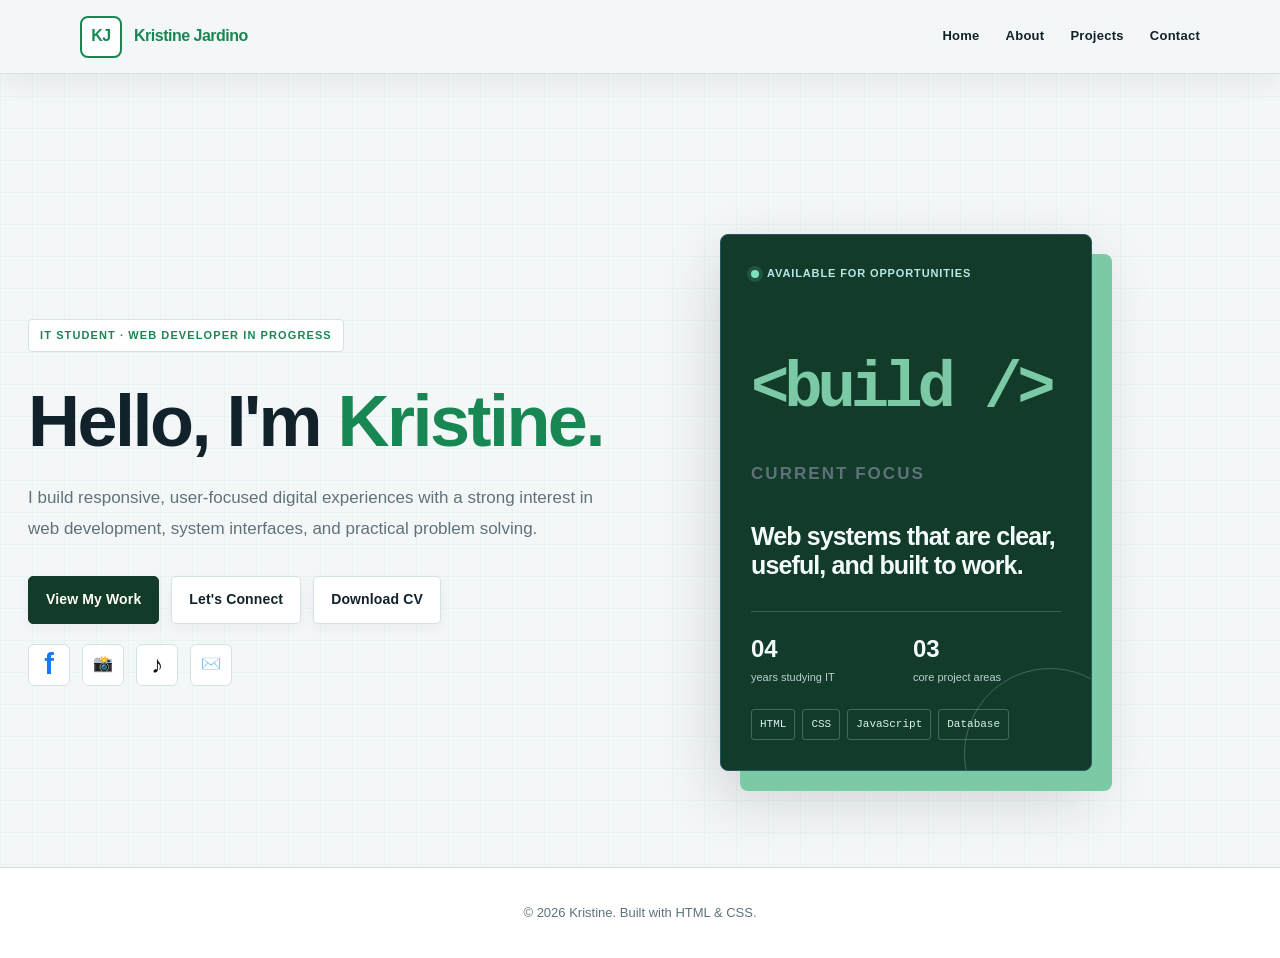
<file: index.html>
<!DOCTYPE html>
<html lang="en">
<head>
<meta charset="UTF-8">
<meta name="viewport" content="width=device-width, initial-scale=1.0">
<title>Kristine | Portfolio</title>

<style>
:root{
    color-scheme:light;
    --bg:#fdf2f6;
    --surface:#fffafc;
    --text:#3f2d2f;
    --muted:#7f5f68;
    --accent:#c86d8d;
    --accent2:#e1a0b5;
    --border:#f2d5df
}

*{
    box-sizing:border-box;
}

html{
    scroll-behavior:smooth;
}

body{
    margin:0;
    font-family:Inter,Segoe UI,Arial,sans-serif;
    background:var(--bg);
    color:var(--text);
}

#app{
    min-height:100vh;
    background:var(--bg);
}

/* NAVIGATION */
nav{
    position:sticky;
    top:0;
    z-index:20;
    width:100%;
    min-height:76px;
    display:flex;
    align-items:center;
    justify-content:space-between;
    gap:18px;
    padding:0 max(20px, calc((100vw - 1064px) / 2));
    background:var(--bg);
    border-bottom:1px solid var(--border);
    box-shadow:0 8px 24px #35271d14;
}

nav .nav-links{
    display:flex;
    align-items:center;
    gap:24px;
}

.logo{
    display:flex;
    align-items:center;
    gap:12px;
    font-size:22px;
    font-weight:800;
    letter-spacing:-.5px;
}

.logo span{
    color:var(--accent);
}

.header-photo-link{
    width:42px;
    height:42px;
    flex:0 0 42px;
    display:grid;
    place-items:center;
    overflow:hidden;
    border:2px solid var(--accent);
    border-radius:50%;
    background:var(--surface);
    text-decoration:none;
}

.header-photo-link img{
    width:100%;
    height:100%;
    object-fit:cover;
}

.header-photo-link img[hidden]{
    display:none;
}

.header-photo-placeholder{
    color:var(--accent);
    font-size:16px;
    font-weight:800;
}

.header-photo-placeholder[hidden]{
    display:none;
}

nav a{
    color:var(--muted);
    text-decoration:none;
    font-size:14px;
    font-weight:600;
}

nav a:hover{
    color:var(--accent);
}

/* HERO */
.hero{
    max-width:1120px;
    margin:auto;
    padding:80px 28px 110px;
    display:grid;
    grid-template-columns:1.15fr .85fr;
    gap:70px;
    align-items:center;
}

.badge{
    display:inline-flex;
    padding:8px 13px;
    border:1px solid var(--border);
    background:var(--surface);
    border-radius:999px;
    color:var(--accent);
    font-size:13px;
    font-weight:700;
    margin-bottom:22px;
}

h1{
    font-size:clamp(48px,7vw,78px);
    line-height:.98;
    letter-spacing:-4px;
    margin:0 0 24px;
}

h1 span{
    color:var(--accent);
}

.hero p{
    font-size:18px;
    line-height:1.7;
    color:var(--muted);
    max-width:600px;
    margin:0 0 32px;
}

.buttons{
    display:flex;
    gap:12px;
    flex-wrap:wrap;
}

.home-socials{
    display:flex;
    align-items:center;
    gap:12px;
    flex-wrap:wrap;
    margin-top:20px;
}

.home-socials a{
    width:42px;
    height:42px;
    display:grid;
    place-items:center;
    border:1px solid var(--border);
    background:var(--surface);
    border-radius:50%;
    text-decoration:none;
    transition:transform .18s ease, border-color .18s ease;
    color:var(--accent);
}

.home-socials a:hover{
    transform:translateY(-2px);
    border-color:var(--accent);
}

.home-socials a[hidden]{
    display:none;
}

.facebook-icon{
    color:#1877f2;
    font-family:Arial, sans-serif;
    font-size:29px;
    font-weight:800;
    line-height:1;
}

.tiktok-icon{
    color:#111;
    font-size:24px;
    font-weight:800;
    line-height:1;
}

.btn{
    padding:13px 19px;
    border-radius:12px;
    text-decoration:none;
    font-weight:700;
    font-size:14px;
    border:1px solid var(--border);
}

.primary{
    background:var(--accent);
    color:white;
    border-color:var(--accent);
}

.secondary{
    color:var(--text);
    background:var(--surface);
}

/* GENERAL SECTIONS */
section{
    max-width:1120px;
    margin:auto;
    padding:80px 28px;
}

.section-title{
    font-size:34px;
    letter-spacing:-1px;
    margin:0 0 12px;
}

.section-sub{
    color:var(--muted);
    margin:0 0 35px;
}

/* PROJECTS */
.grid{
    display:grid;
    grid-template-columns:repeat(3,1fr);
    gap:18px;
}

.project{
    background:var(--surface);
    border:1px solid var(--border);
    border-radius:20px;
    padding:25px;
    min-height:190px;
}

.project .num{
    color:var(--accent);
    font-weight:800;
}

.project h3{
    margin:20px 0 10px;
}

.project p{
    color:var(--muted);
    line-height:1.6;
    font-size:14px;
}

.tags{
    display:flex;
    gap:7px;
    flex-wrap:wrap;
}

.tag{
    font-size:12px;
    padding:6px 9px;
    border-radius:8px;
    background:#eee0cd;
    color:var(--accent);
}

/* ABOUT */
.about-grid{
    display:grid;
    grid-template-columns:1fr 1fr;
    gap:18px;
}

.info-card{
    background:var(--surface);
    border:1px solid var(--border);
    border-radius:20px;
    padding:26px;
}

.info-card h3{
    margin:0 0 12px;
}

.info-card p{
    color:var(--muted);
    line-height:1.7;
    margin:0;
}

.skills{
    display:flex;
    flex-wrap:wrap;
    gap:10px;
    margin-top:20px;
}

.skill{
    padding:9px 13px;
    border-radius:999px;
    background:#eee0cd;
    color:#805338;
    font-size:13px;
    font-weight:700;
}

/* CONTACT */
.contact-box{
    background:linear-gradient(
        135deg,
        #ead8bf,
        #fffaf1
    );
    border:1px solid var(--border);
    border-radius:24px;
    padding:38px;
}

.contact-box p{
    max-width:620px;
    color:var(--muted);
    line-height:1.7;
}

/* FOOTER */
footer{
    border-top:1px solid var(--border);
    text-align:center;
    padding:35px 20px;
    color:var(--muted);
    font-size:13px;
}

/* MOBILE */
@media(max-width:800px){

    nav{
        flex-wrap:wrap;
        padding:0 20px;
    }

    nav .nav-links{
        order:3;
        width:100%;
        justify-content:center;
        gap:16px;
        padding-bottom:14px;
    }

    .hero{
        grid-template-columns:1fr;
        padding-top:55px;
    }

    .profile{
        min-height:300px;
    }

    nav{
        padding:0 20px;
    }

    .orb{
        width:230px;
        height:230px;
    }

    .grid{
        grid-template-columns:1fr;
    }

    section{
        padding:60px 22px;
    }

    h1{
        letter-spacing:-2.5px;
    }
}

</style>
<link rel="stylesheet" href="portfolio.css">
</head>

<body>

<div id="app">

<!-- NAVIGATION -->
<nav>

    <div class="logo">
        <a class="header-photo-link" href="profile.html" aria-label="Open my IGN" title="My IGN">
            <img data-profile-photo alt="" hidden>
            <span class="header-photo-placeholder" data-profile-photo-placeholder aria-hidden="true">KJ</span>
        </a>
        <span>Kristine Jardino</span>
    </div>

    <div class="nav-links">
        <a href="index.html">Home</a>
        <a href="about.html">About</a>
        <a href="projects.html">Projects</a>
        <a href="contact.html">Contact</a>
    </div>
</nav>


<main id="home">

<!-- HERO SECTION -->
<div class="hero">

    <div>

        <div class="badge">
            IT Student · Web Developer in Progress
        </div>

        <h1>
            Hello, I'm <span><span class="person-name">Kristine</span>.</span>
        </h1>
        <p>
            I build responsive, user-focused digital experiences with a strong interest in web development, system interfaces, and practical problem solving.
        </p>

        <div class="buttons">

            <a class="btn primary" href="projects.html">
                View My Work
            </a>

            <a class="btn secondary" href="contact.html">
                Let's Connect
            </a>

            <a class="btn secondary" href="#" data-download-portfolio aria-label="Download complete portfolio information">
                Download CV
            </a>

        </div>

        <div class="home-socials" aria-label="Social media and email links">
            <a data-profile-link="facebook" data-hide-when-empty hidden target="_blank" rel="noopener noreferrer" aria-label="Facebook" title="Facebook"><span class="facebook-icon" aria-hidden="true">f</span></a>
            <a data-profile-link="instagram" data-hide-when-empty hidden target="_blank" rel="noopener noreferrer" aria-label="Instagram" title="Instagram"><span aria-hidden="true">📸</span></a>
            <a href="https://www.tiktok.com/@akame7068" target="_blank" rel="noopener noreferrer" aria-label="TikTok: @akame7068" title="TikTok: @akame7068"><span class="tiktok-icon" aria-hidden="true">♪</span></a>
            <a data-profile-link="email" data-hide-when-empty hidden aria-label="Email" title="Email"><span aria-hidden="true">✉️</span></a>
        </div>

    </div>

    <aside class="hero-snapshot" aria-label="Technical snapshot">
        <div class="snapshot-topline"><span class="status-dot" aria-hidden="true"></span> Available for opportunities</div>
        <div class="snapshot-code" aria-hidden="true">&lt;build /&gt;</div>
        <p class="snapshot-kicker">CURRENT FOCUS</p>
        <h2>Web systems that are clear, useful, and built to work.</h2>
        <div class="snapshot-grid">
            <div><strong>04</strong><span>years studying IT</span></div>
            <div><strong>03</strong><span>core project areas</span></div>
        </div>
        <div class="snapshot-stack" aria-label="Core skills">
            <span>HTML</span><span>CSS</span><span>JavaScript</span><span>Database</span>
        </div>
    </aside>

</div>


</main>


<!-- FOOTER -->
<footer>
    © 2026 <span class="brand-name">Kristine</span>. Built with HTML & CSS.
</footer>

</div>

<script src="profile.js"></script>
</body>
</html>
</file>
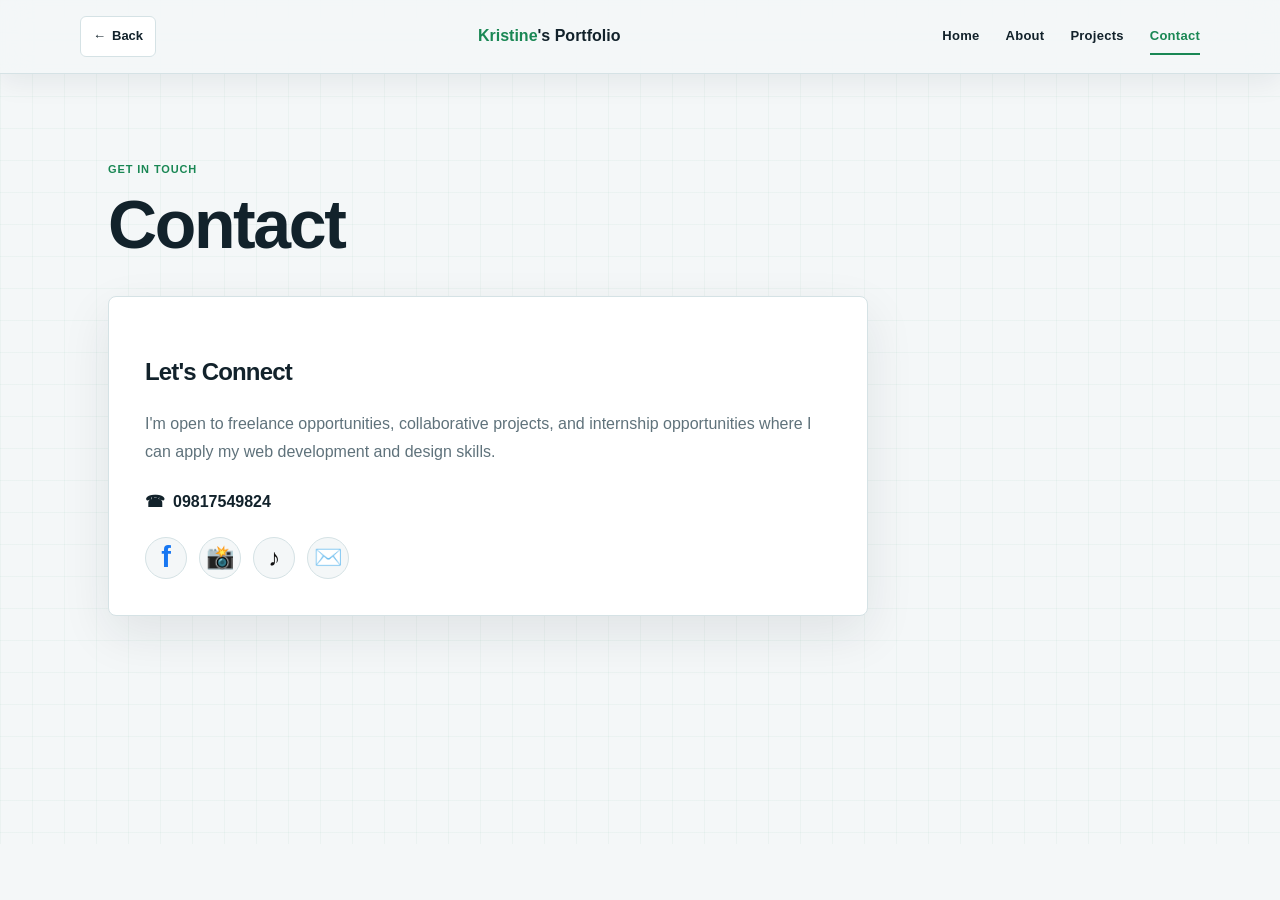
<file: contact.html>
<!DOCTYPE html>
<html lang="en">
<head>
    <meta charset="UTF-8">
    <meta name="viewport" content="width=device-width, initial-scale=1.0">
    <title>Contact | Kristine's Portfolio</title>
    <style>
        :root { --bg: #f1e7d6; --surface: #fffaf1; --text: #35271d; --muted: #786653; --accent: #a45f39; --border: #dfccb1; }
        * { box-sizing: border-box; }
        body { margin: 0; background: var(--bg); color: var(--text); font-family: "Trebuchet MS", "Segoe UI", sans-serif; }
        nav { position: sticky; top: 0; z-index: 20; width: 100%; min-height: 76px; padding: 16px max(20px, calc((100vw - 1064px) / 2)); background: var(--bg); border-bottom: 1px solid var(--border); box-shadow: 0 8px 24px #35271d14; display: flex; justify-content: space-between; align-items: center; gap: 18px; }
        nav a { color: var(--muted); text-decoration: none; font-weight: 700; }
        nav a:hover, nav a[aria-current="page"] { color: var(--accent); }
        nav .links { display: flex; flex-wrap: wrap; gap: 18px; }
        nav .back-button { display: inline-flex; align-items: center; gap: 6px; padding: 9px 12px; border: 1px solid var(--border); border-radius: 8px; background: var(--surface); white-space: nowrap; }
        .brand { color: var(--accent); font-size: 20px; }
        main { max-width: 1000px; min-height: calc(100vh - 130px); margin: auto; padding: 65px 28px 100px; }
        .eyebrow { color: var(--accent); font-size: 13px; font-weight: 800; text-transform: uppercase; }
        h1 { margin: 12px 0; font-size: clamp(42px, 7vw, 68px); }
        .contact-box { max-width: 700px; margin-top: 36px; padding: 36px; background: var(--surface); border: 1px solid var(--border); border-radius: 12px; }
        .contact-box p { color: var(--muted); line-height: 1.75; }
        .phone-link { display: inline-flex; align-items: center; gap: 8px; margin-top: 8px; color: var(--text); text-decoration: none; font-weight: 700; }
        .social-links { display: flex; flex-wrap: wrap; gap: 12px; margin-top: 22px; }
        .social-links a, .social-links .social-icon { width: 42px; height: 42px; display: grid; place-items: center; color: var(--accent); background: var(--bg); border: 1px solid var(--border); border-radius: 50%; text-decoration: none; font-size: 23px; line-height: 1; transition: transform .18s ease, border-color .18s ease; }
        .social-links a, .social-links .social-icon { position: relative; }
        .social-links a:hover, .social-links a:focus-visible, .social-links .social-icon:hover, .social-links .social-icon:focus-visible { transform: translateY(-2px); border-color: var(--accent); }
        .social-links [data-contact]::after { content: attr(data-contact); position: absolute; left: 50%; bottom: calc(100% + 10px); z-index: 2; width: max-content; max-width: 240px; padding: 7px 10px; border: 1px solid var(--border); border-radius: 6px; background: var(--surface); color: var(--text); font-size: 12px; font-weight: 700; line-height: 1.3; opacity: 0; pointer-events: none; transform: translate(-50%, 4px); transition: opacity .18s ease, transform .18s ease; }
        .social-links [data-contact]:hover::after, .social-links [data-contact]:focus-visible::after { opacity: 1; transform: translate(-50%, 0); }
        .social-links .facebook-icon { color: #1877f2; font-family: Arial, sans-serif; font-size: 29px; font-weight: 800; }
        .social-links .tiktok-icon { color: #111; font-size: 24px; font-weight: 800; }
        .social-links a[hidden] { display: none; }
        @media (max-width: 760px) { nav { padding: 16px 20px; flex-wrap: wrap; } nav .links { order: 3; width: 100%; gap: 14px; } main { padding: 48px 22px 70px; } .contact-box { padding: 25px; } }
    </style>
    <link rel="stylesheet" href="portfolio.css">
</head>
<body>
    <nav>
        <a class="back-button" data-back-button href="index.html"><span aria-hidden="true">←</span> Back</a>
        <a class="brand" href="index.html"><span class="brand-name">Kristine</span>'s Portfolio</a>
        <div class="links">
            <a href="index.html">Home</a>
            <a href="about.html">About</a>
            <a href="projects.html">Projects</a>
            <a href="contact.html" aria-current="page">Contact</a>
        </div>
    </nav>
    <main>
        <p class="eyebrow">Get in touch</p>
        <h1>Contact</h1>
        <div class="contact-box">
            <h2>Let's Connect</h2>
            <p>I'm open to freelance opportunities, collaborative projects, and internship opportunities where I can apply my web development and design skills.</p>
            <a class="phone-link" href="tel:09817549824" aria-label="Call 09817549824"><span aria-hidden="true">☎</span> 09817549824</a>
            <div class="social-links" aria-label="Social media and email links">
                <a class="social-icon" data-contact="Facebook: Kristine Jardino" href="https://www.facebook.com/public/Kristine-Jardino" target="_blank" rel="noopener noreferrer" aria-label="Facebook: Kristine Jardino"><span class="facebook-icon" aria-hidden="true">f</span></a>
                <a class="social-icon" data-contact="Instagram: _lechonkawali0011" href="https://instagram.com/_lechonkawali0011" target="_blank" rel="noopener noreferrer" aria-label="Instagram: _lechonkawali0011"><span aria-hidden="true">📸</span></a>
                <a class="social-icon" data-contact="TikTok: @akame7068" href="https://www.tiktok.com/@akame7068" target="_blank" rel="noopener noreferrer" aria-label="TikTok: @akame7068"><span class="tiktok-icon" aria-hidden="true">♪</span></a>
                <a class="social-icon" data-contact="Email: magbookristine32@gmail.com" href="mailto:magbookristine32@gmail.com" aria-label="Email: magbookristine32@gmail.com"><span aria-hidden="true">✉️</span></a>
            </div>
        </div>
    </main>
    <script src="profile.js"></script>
</body>
</html>
</file>
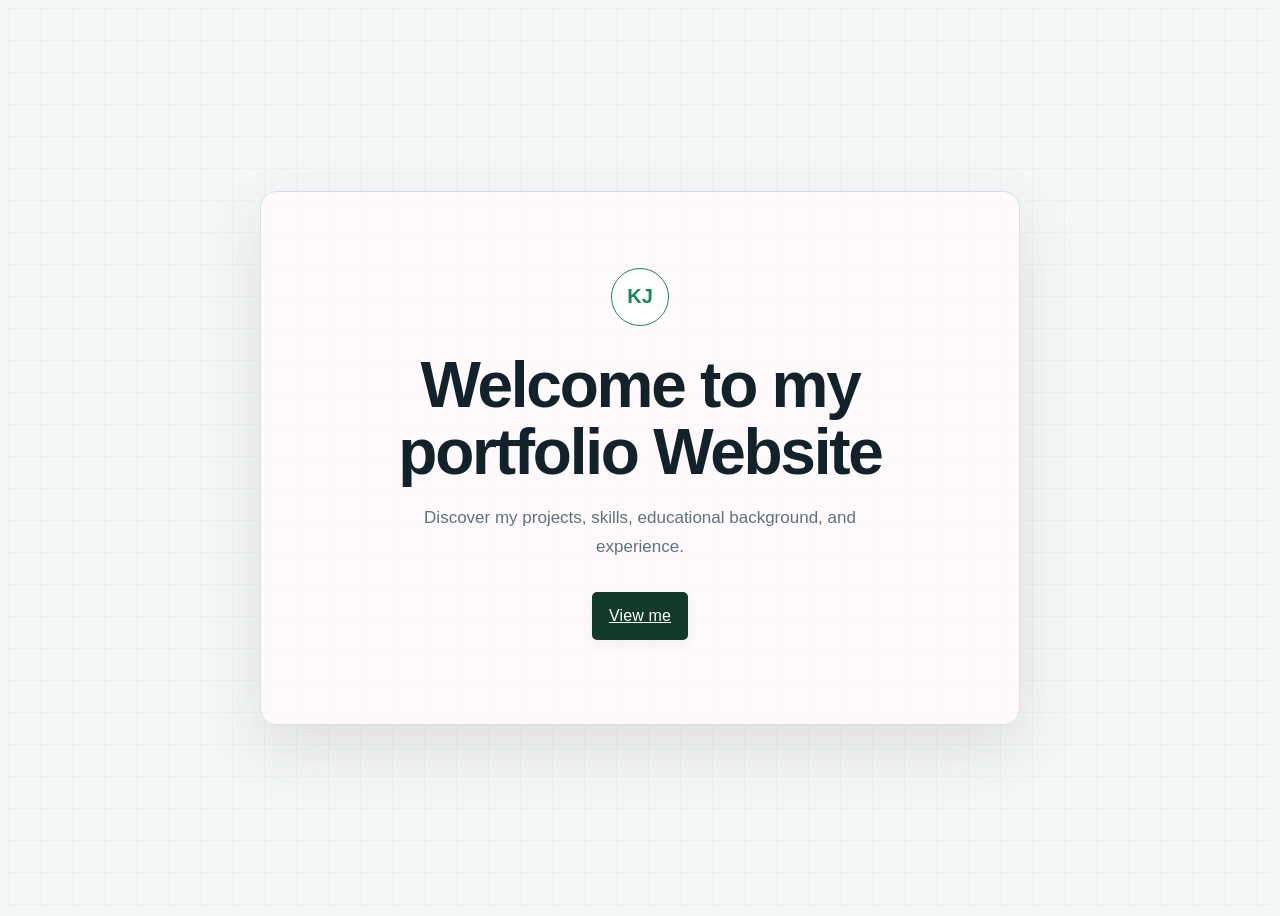
<file: intro.html>
<!DOCTYPE html>
<html lang="en">
<head>
<meta charset="UTF-8">
<meta name="viewport" content="width=device-width, initial-scale=1.0">
<title>Welcome | Kristine's Portfolio</title>
<link rel="stylesheet" href="portfolio.css">
<style>
    body {
        min-height: 100vh;
        display: grid;
        place-items: center;
        padding: 24px;
        background:
            radial-gradient(circle at 15% 15%, #f8d9e3 0, transparent 28%),
            radial-gradient(circle at 85% 85%, #ead8bf 0, transparent 30%),
            var(--bg);
    }

    .welcome {
        width: min(100%, 760px);
        padding: clamp(42px, 8vw, 84px) clamp(26px, 7vw, 76px);
        text-align: center;
        border: 1px solid var(--border);
        border-radius: 16px;
        background: rgb(255 250 252 / 88%);
        box-shadow: 0 24px 60px rgb(63 45 47 / 12%);
    }

    .welcome-mark {
        width: 58px;
        height: 58px;
        display: grid;
        place-items: center;
        margin: 0 auto 26px;
        border: 1px solid var(--accent);
        border-radius: 50%;
        color: var(--accent);
        background: var(--surface);
        font-size: 20px;
        font-weight: 800;
    }

    .welcome h1 {
        max-width: none;
        margin: 0 0 18px;
        color: var(--text);
        font-size: clamp(36px, 7vw, 64px);
        letter-spacing: -2px;
        line-height: 1.05;
    }

    .welcome p {
        max-width: 520px;
        margin: 0 auto 30px;
        color: var(--muted);
        font-size: 17px;
        line-height: 1.7;
    }

    .welcome .btn {
        display: inline-block;
    }
</style>
</head>
<body>
    <main class="welcome">
        <div class="welcome-mark" aria-hidden="true">KJ</div>
        <h1>Welcome to my portfolio Website</h1>
        <p>Discover my projects, skills, educational background, and experience.</p>
        <a class="btn primary" href="index.html">View me</a>
    </main>
</body>
</html>
</file>
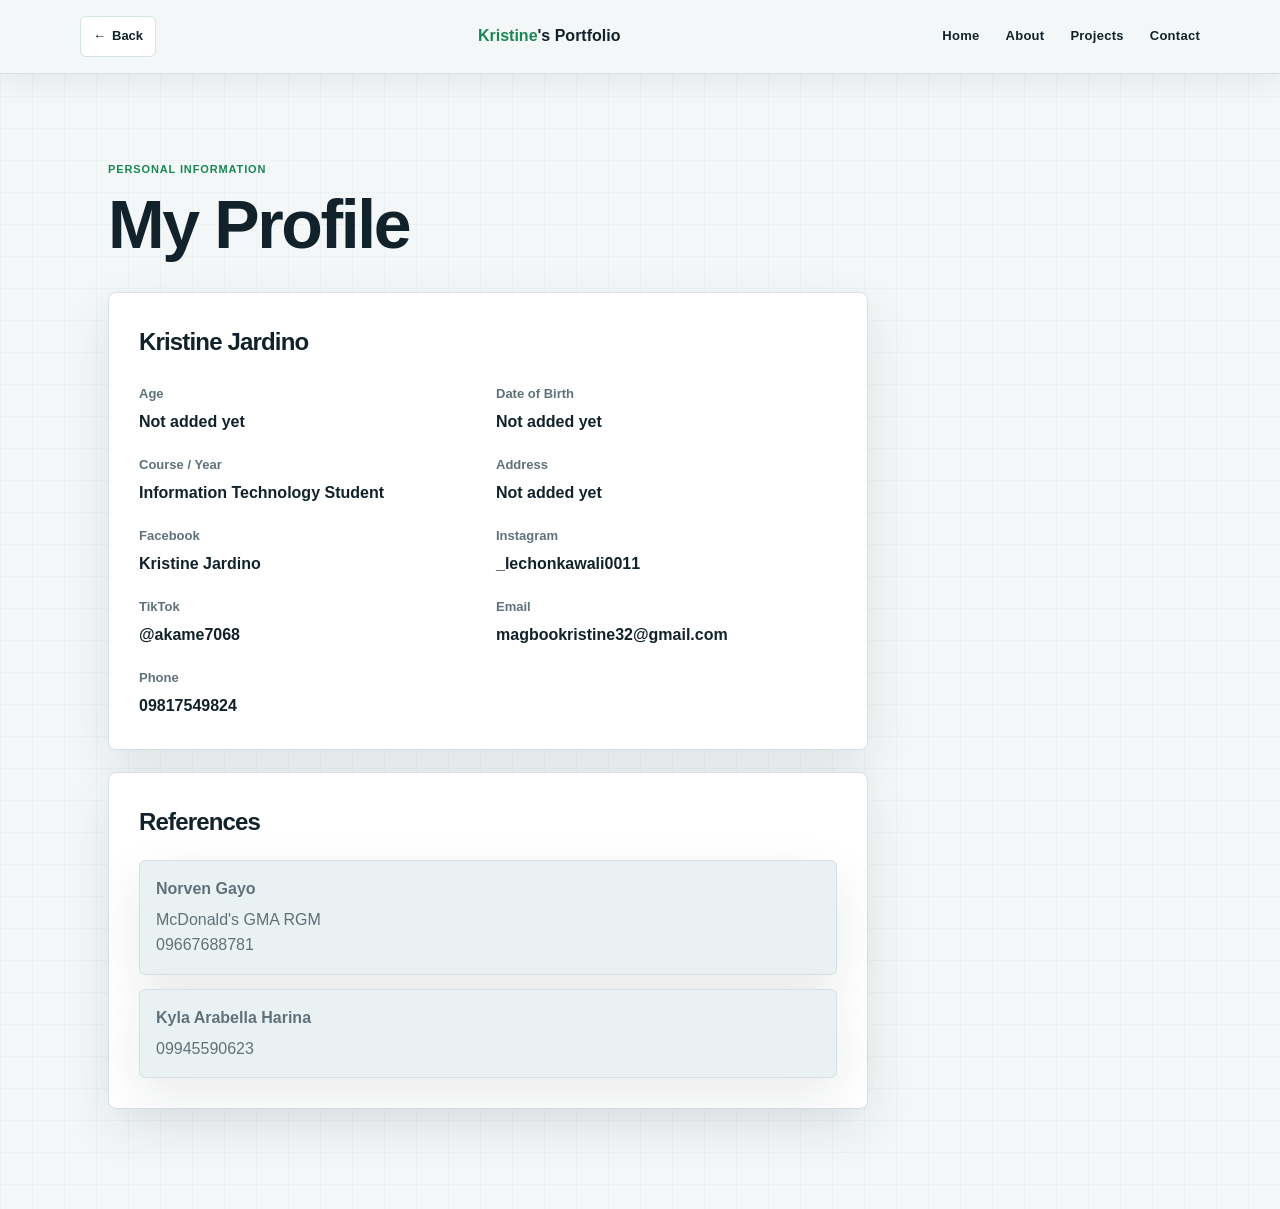
<file: profile.html>
<!DOCTYPE html>
<html lang="en">
<head>
    <meta charset="UTF-8">
    <meta name="viewport" content="width=device-width, initial-scale=1.0">
    <title>My Profile | Kristine's Portfolio</title>
    <style>
        :root { --bg: #f1e7d6; --surface: #fffaf1; --text: #35271d; --muted: #786653; --accent: #a45f39; --border: #dfccb1; }
        * { box-sizing: border-box; }
        body { margin: 0; background: var(--bg); color: var(--text); font-family: "Trebuchet MS", "Segoe UI", sans-serif; }
        nav { position: sticky; top: 0; z-index: 20; width: 100%; min-height: 76px; padding: 16px max(20px, calc((100vw - 1064px) / 2)); background: var(--bg); border-bottom: 1px solid var(--border); box-shadow: 0 8px 24px #35271d14; display: flex; justify-content: space-between; align-items: center; gap: 18px; }
        nav a { color: var(--muted); text-decoration: none; font-weight: 700; }
        nav a:hover { color: var(--accent); }
        nav .links { display: flex; flex-wrap: wrap; gap: 18px; }
        nav .back-button { display: inline-flex; align-items: center; gap: 6px; padding: 9px 12px; border: 1px solid var(--border); border-radius: 8px; background: var(--surface); white-space: nowrap; }
        .brand { color: var(--accent); font-size: 20px; }
        main { max-width: 1000px; margin: auto; padding: 62px 28px 100px; }
        .eyebrow { color: var(--accent); font-size: 13px; font-weight: 800; text-transform: uppercase; }
        h1 { margin: 12px 0 32px; font-size: clamp(40px, 6vw, 58px); }
        .profile-card { max-width: 720px; padding: 30px; background: var(--surface); border: 1px solid var(--border); border-radius: 12px; }
        .profile-card h2 { margin: 0 0 24px; }
        .profile-details { display: grid; grid-template-columns: repeat(2, minmax(0, 1fr)); gap: 20px 16px; margin: 0; }
        .profile-details div { min-width: 0; }
        .profile-details dt { color: var(--muted); font-size: 13px; font-weight: 800; }
        .profile-details dd { margin: 6px 0 0; overflow-wrap: anywhere; font-weight: 700; }
        .references-card { max-width: 720px; margin-top: 22px; padding: 30px; background: var(--surface); border: 1px solid var(--border); border-radius: 12px; }
        .references-card h2 { margin: 0 0 20px; }
        .references-list { display: grid; gap: 14px; margin: 0; }
        .reference { padding: 16px; border: 1px solid var(--border); border-radius: 8px; background: #f9f2ea; }
        .reference-name { margin: 0; font-weight: 800; }
        .reference-details { margin: 5px 0 0; color: var(--muted); line-height: 1.6; }
        @media (max-width: 760px) { nav { padding: 16px 20px; flex-wrap: wrap; } nav .links { order: 3; width: 100%; gap: 14px; } main { padding: 44px 20px 70px; } .profile-card, .references-card { padding: 22px; } }
        @media (max-width: 520px) { .profile-details { grid-template-columns: 1fr; } }
    </style>
    <link rel="stylesheet" href="portfolio.css">
</head>
<body>
    <nav>
        <a class="back-button" data-back-button href="index.html"><span aria-hidden="true">←</span> Back</a>
        <a class="brand" href="index.html"><span class="brand-name">Kristine</span>'s Portfolio</a>
        <div class="links">
            <a href="index.html">Home</a>
            <a href="about.html">About</a>
            <a href="projects.html">Projects</a>
            <a href="contact.html">Contact</a>
        </div>
    </nav>
    <main>
        <p class="eyebrow">Personal information</p>
        <h1>My Profile</h1>
        <div class="profile-card">
            <h2>Kristine Jardino</h2>
            <dl class="profile-details">
                <div><dt>Age</dt><dd data-profile-value="age">Not added yet</dd></div>
                <div><dt>Date of Birth</dt><dd data-profile-value="dateOfBirth">Not added yet</dd></div>
                <div><dt>Course / Year</dt><dd>Information Technology Student</dd></div>
                <div><dt>Address</dt><dd data-profile-value="address">Not added yet</dd></div>
                <div><dt>Facebook</dt><dd>Kristine Jardino</dd></div>
                <div><dt>Instagram</dt><dd>_lechonkawali0011</dd></div>
                <div><dt>TikTok</dt><dd>@akame7068</dd></div>
                <div><dt>Email</dt><dd>magbookristine32@gmail.com</dd></div>
                <div><dt>Phone</dt><dd>09817549824</dd></div>
            </dl>
        </div>
        <section class="references-card" aria-labelledby="references-title">
            <h2 id="references-title">References</h2>
            <div class="references-list">
                <article class="reference">
                    <p class="reference-name">Norven Gayo</p>
                    <p class="reference-details">McDonald's GMA RGM<br>09667688781</p>
                </article>
                <article class="reference">
                    <p class="reference-name">Kyla Arabella Harina</p>
                    <p class="reference-details">09945590623</p>
                </article>
            </div>
        </section>
    </main>
    <script src="profile.js"></script>
</body>
</html>
</file>
<file: portfolio.css>
:root {
    --bg: #fdf2f6;
    --surface: #fffafc;
    --text: #3f2d2f;
    --muted: #7f5f68;
    --accent: #c86d8d;
    --accent2: #e1a0b5;
    --border: #f2d5df;
    --tech: #b85c7d;
}

* {
    box-sizing: border-box;
}

body {
    color: var(--text);
    background-color: var(--bg);
    background-image: linear-gradient(90deg, rgb(118 81 57 / 3%) 1px, transparent 1px);
    background-size: 32px 32px;
    font-family: "Aptos", "Segoe UI", sans-serif;
    line-height: 1.55;
}

nav {
    min-height: 72px;
    gap: 24px;
    border-bottom-color: var(--border);
    background: rgb(242 236 226 / 94%);
    box-shadow: 0 4px 18px rgb(41 37 31 / 6%);
    backdrop-filter: blur(12px);
}

nav .nav-links,
nav .links {
    align-items: center;
    gap: 22px;
}

nav a {
    color: var(--muted);
    font-size: 13px;
    font-weight: 700;
    transition: color .18s ease;
}

nav a:hover,
nav a[aria-current="page"] {
    color: var(--accent);
}

.logo,
.brand {
    color: var(--text);
    font-size: 16px;
    font-weight: 800;
}

.logo > span,
.brand span {
    color: var(--accent);
}

.back-button {
    border-color: var(--border) !important;
    border-radius: 6px !important;
    background: var(--surface) !important;
}

main {
    padding-top: 64px;
}

h1,
h2,
h3 {
    color: var(--text);
    letter-spacing: 0;
}

h1 {
    max-width: 850px;
    margin-top: 10px;
    font-size: clamp(40px, 5.8vw, 68px);
    font-weight: 750;
    line-height: 1.04;
}

.eyebrow,
.badge {
    color: var(--tech);
    font-size: 11px;
    font-weight: 800;
    letter-spacing: .08em;
    text-transform: uppercase;
}

.badge {
    padding: 7px 11px;
    border-color: var(--border);
    border-radius: 5px;
    background: var(--surface);
}

.intro,
.section-sub {
    color: var(--muted);
    line-height: 1.75;
}

.hero {
    max-width: 1120px;
    min-height: 570px;
    padding-top: 64px;
    padding-bottom: 72px;
    gap: 64px;
}

.hero h1 {
    max-width: 680px;
    font-size: clamp(44px, 6vw, 72px);
}

.hero p {
    font-size: 17px;
    line-height: 1.8;
}

.buttons {
    gap: 10px;
}

.btn {
    padding: 12px 17px;
    border-radius: 6px;
    transition: background-color .18s ease, border-color .18s ease, transform .18s ease;
}

.btn:hover {
    transform: translateY(-1px);
}

.primary {
    color: #fffdf8;
    background: var(--accent);
    border-color: var(--accent);
}

.primary:hover {
    background: #5e3e2c;
}

.secondary {
    color: var(--text);
    background: var(--surface);
}

.orb {
    width: min(100%, 360px);
    height: 320px;
    border: 1px solid #514334;
    border-radius: 18px;
    background: #29251f;
    box-shadow: 16px 16px 0 #bba386;
}

.orb:before {
    content: "</>";
    color: #e4c8a4;
    font-family: Consolas, "Courier New", monospace;
    font-size: 100px;
    font-weight: 700;
}

.profile:after {
    content: "IT  /  WEB DEVELOPMENT";
    top: 3%;
    right: 0;
    padding: 10px 13px;
    border-color: var(--border);
    border-radius: 6px;
    background: var(--surface);
    color: var(--tech);
    font-size: 10px;
    letter-spacing: .06em;
    box-shadow: 0 8px 20px rgb(41 37 31 / 9%);
}

.card {
    right: -2%;
    bottom: 4%;
    padding: 16px 19px;
    border-color: var(--border);
    border-radius: 8px;
    background: var(--surface);
    box-shadow: 0 12px 30px rgb(41 37 31 / 12%);
}

.card strong {
    color: var(--text);
    font-size: 18px;
}

.card small {
    color: var(--muted);
}

.project,
.info-card,
.contact-box,
article {
    border-color: var(--border);
    border-radius: 8px;
    background: var(--surface);
    box-shadow: 0 8px 24px rgb(41 37 31 / 4%);
}

.project,
.info-card,
article {
    transition: border-color .18s ease, box-shadow .18s ease, transform .18s ease;
}

.project:hover,
.info-card:hover,
article:hover {
    border-color: #bda98e;
    box-shadow: 0 12px 28px rgb(41 37 31 / 8%);
}

.project .num,
.number,
.tags,
.experience-cue {
    color: var(--tech);
}

.tag,
.skill {
    border-radius: 4px;
    background: #e8e1d5;
    color: #4a463f;
}

.contact-box {
    background: var(--surface);
}

.experience-trigger:hover,
.experience-trigger:focus-visible {
    transform: translateY(-2px);
}

.experience-dialog-panel {
    border-radius: 10px;
    background: var(--surface);
}

.skill-logo {
    border-radius: 8px;
    box-shadow: 0 4px 12px rgb(41 37 31 / 5%);
}

.editor {
    border-radius: 8px;
    box-shadow: 0 10px 28px rgb(41 37 31 / 5%);
}

input[type="text"],
input[type="email"],
input[type="url"],
input[type="date"] {
    border-color: var(--border);
    border-radius: 6px;
    background: var(--surface);
}

input:focus-visible,
button:focus-visible,
a:focus-visible {
    outline-color: var(--tech);
}

footer {
    border-top-color: var(--border);
    color: var(--muted);
}

@media (max-width: 800px) {
    main {
        padding-top: 48px;
    }

    .hero {
        min-height: auto;
        padding-top: 50px;
        padding-bottom: 56px;
        gap: 28px;
    }

    .profile {
        min-height: 290px;
    }

    .orb {
        width: min(100%, 320px);
        height: 260px;
    }

    .orb:before {
        font-size: 82px;
    }

    .card {
        right: 0;
        bottom: 0;
    }
}

@media (prefers-reduced-motion: reduce) {
    *,
    *::before,
    *::after {
        scroll-behavior: auto !important;
        transition-duration: .01ms !important;
    }
}

/* Professional visual system */
:root {
    --bg: #f4f7f8 !important;
    --surface: #ffffff !important;
    --surface-muted: #eaf1f2;
    --text: #12222b !important;
    --muted: #5f727b !important;
    --accent: #198754 !important;
    --accent2: #7bc9a5 !important;
    --border: #d5e2e5 !important;
    --tech: #198754 !important;
    --ink-dark: #123b2a;
    --shadow: 0 18px 50px rgb(18 34 43 / 9%);
}

html {
    background: var(--bg);
}

body,
#app {
    background-color: var(--bg) !important;
    background-image: linear-gradient(90deg, rgb(25 135 84 / 4%) 1px, transparent 1px), linear-gradient(rgb(25 135 84 / 4%) 1px, transparent 1px) !important;
    background-size: 32px 32px !important;
    color: var(--text) !important;
    font-family: "Aptos", "Bahnschrift", sans-serif !important;
}

nav {
    min-height: 74px !important;
    padding: 14px max(24px, calc((100vw - 1120px) / 2)) !important;
    background: rgb(244 247 248 / 92%) !important;
    border-bottom: 1px solid var(--border) !important;
    box-shadow: 0 8px 28px rgb(18 34 43 / 7%) !important;
    backdrop-filter: blur(14px);
}

nav a,
.brand,
.logo {
    color: var(--text) !important;
}

nav a:hover,
nav a[aria-current="page"],
.brand span,
.logo > span {
    color: var(--accent) !important;
}

nav .links,
nav .nav-links {
    gap: 26px !important;
}

nav .links a,
nav .nav-links a {
    position: relative;
    padding: 8px 0;
    font-size: 13px !important;
    letter-spacing: .02em;
}

nav .links a[aria-current="page"]::after,
nav .nav-links a[aria-current="page"]::after {
    content: "";
    position: absolute;
    right: 0;
    bottom: 0;
    left: 0;
    height: 2px;
    background: var(--accent);
}

.back-button {
    border: 1px solid var(--border) !important;
    border-radius: 6px !important;
    background: var(--surface) !important;
}

.header-photo-link {
    border-color: var(--accent) !important;
    border-radius: 8px !important;
    background: var(--surface) !important;
}

main,
section,
.hero {
    max-width: 1120px !important;
}

main {
    padding-top: 76px !important;
}

.hero {
    min-height: 600px !important;
    padding-top: 84px !important;
    padding-bottom: 96px !important;
    align-items: center;
}

.eyebrow,
.badge,
.number,
.tags,
.experience-cue {
    color: var(--accent) !important;
}

.badge {
    border: 1px solid var(--border) !important;
    border-radius: 4px !important;
    background: var(--surface) !important;
    letter-spacing: .1em !important;
}

h1,
h2,
h3,
.section-title {
    color: var(--text) !important;
    letter-spacing: -.035em !important;
}

h1 {
    font-weight: 800 !important;
}

h1 span {
    color: var(--accent) !important;
}

.hero p,
.intro,
.section-sub,
article p,
.info-card p,
.contact-box p {
    color: var(--muted) !important;
}

.buttons {
    gap: 12px !important;
}

.btn {
    border-radius: 5px !important;
    letter-spacing: .01em;
    box-shadow: 0 4px 12px rgb(18 34 43 / 5%);
}

.primary {
    background: var(--ink-dark) !important;
    border-color: var(--ink-dark) !important;
}

.primary:hover {
    background: var(--accent) !important;
    border-color: var(--accent) !important;
}

.secondary {
    border-color: var(--border) !important;
    background: var(--surface) !important;
}

.home-socials a {
    border-radius: 6px !important;
    border-color: var(--border) !important;
    background: var(--surface) !important;
}

.hero-snapshot {
    position: relative;
    max-width: 410px;
    justify-self: end;
    padding: 30px;
    overflow: hidden;
    border: 1px solid #255866;
    border-radius: 8px;
    background: var(--ink-dark);
    color: #f3fbfb;
    box-shadow: 20px 20px 0 var(--accent2), 0 24px 60px rgb(18 34 43 / 18%);
}

.hero-snapshot::after {
    content: "";
    position: absolute;
    right: -45px;
    bottom: -70px;
    width: 170px;
    height: 170px;
    border: 1px solid rgb(123 201 165 / 35%);
    border-radius: 50%;
}

.snapshot-topline,
.snapshot-kicker,
.snapshot-stack,
.snapshot-grid {
    position: relative;
    z-index: 1;
}

.snapshot-topline {
    display: flex;
    align-items: center;
    gap: 8px;
    color: #b9e7e8;
    font-size: 11px;
    font-weight: 800;
    letter-spacing: .08em;
    text-transform: uppercase;
}

.status-dot {
    width: 8px;
    height: 8px;
    border-radius: 50%;
    background: #7ee1bb;
    box-shadow: 0 0 0 4px rgb(126 225 187 / 14%);
}

.snapshot-code {
    margin: 58px 0 20px;
    color: #7bc9a5;
    font-family: Consolas, "Courier New", monospace;
    font-size: clamp(40px, 6vw, 64px);
    font-weight: 700;
    letter-spacing: -.08em;
}

.snapshot-kicker {
    margin: 0 0 8px;
    color: #7bc9a5;
    font-size: 11px;
    font-weight: 800;
    letter-spacing: .12em;
}

.hero-snapshot h2 {
    max-width: 310px;
    margin: 0;
    color: #f3fbfb !important;
    font-size: 25px;
    line-height: 1.18;
}

.snapshot-grid {
    display: grid;
    grid-template-columns: repeat(2, 1fr);
    gap: 14px;
    margin-top: 30px;
    padding-top: 18px;
    border-top: 1px solid rgb(185 231 232 / 22%);
}

.snapshot-grid div {
    display: grid;
    gap: 3px;
}

.snapshot-grid strong {
    color: #f3fbfb;
    font-size: 24px;
}

.snapshot-grid span {
    color: #b9cfd1;
    font-size: 11px;
    line-height: 1.35;
}

.snapshot-stack {
    display: flex;
    flex-wrap: wrap;
    gap: 7px;
    margin-top: 24px;
}

.snapshot-stack span {
    padding: 6px 8px;
    border: 1px solid rgb(185 231 232 / 28%);
    border-radius: 3px;
    color: #d9f2f2;
    font-family: Consolas, "Courier New", monospace;
    font-size: 11px;
}

.project,
.info-card,
.contact-box,
article,
.details,
.education-section,
.profile-card,
.references-card {
    border: 1px solid var(--border) !important;
    border-radius: 8px !important;
    background: var(--surface) !important;
    box-shadow: var(--shadow) !important;
}

.project,
.info-card,
article,
.contact-box {
    transition: transform .2s ease, border-color .2s ease, box-shadow .2s ease;
}

.project:hover,
.info-card:hover,
article:hover {
    transform: translateY(-3px);
    border-color: var(--accent) !important;
    box-shadow: 0 22px 54px rgb(18 34 43 / 13%) !important;
}

.project-image {
    border-color: var(--border) !important;
    border-radius: 5px !important;
    background: var(--surface-muted) !important;
}

.tag,
.skill {
    border: 1px solid var(--border);
    border-radius: 4px !important;
    background: var(--surface-muted) !important;
    color: var(--accent) !important;
}

.education-item,
.reference {
    border-color: var(--border) !important;
    border-radius: 6px !important;
    background: var(--surface-muted) !important;
}

.education-badge {
    border-radius: 6px !important;
    background: var(--surface) !important;
}

.experience-dialog-panel {
    border-color: var(--border) !important;
    border-radius: 8px !important;
    background: var(--surface) !important;
    box-shadow: 0 24px 80px rgb(18 34 43 / 22%) !important;
}

.experience-dialog::backdrop {
    background: rgb(9 31 39 / 48%) !important;
}

.dialog-close {
    border-color: var(--border) !important;
    border-radius: 6px !important;
    background: var(--surface-muted) !important;
}

.skill-logo {
    border-color: var(--border) !important;
    border-radius: 6px !important;
    background: var(--surface) !important;
}

.profile-card,
.references-card,
.contact-box {
    max-width: 760px !important;
}

footer {
    border-top-color: var(--border) !important;
    background: var(--surface) !important;
}

@media (max-width: 800px) {
    nav {
        padding: 14px 20px !important;
    }

    .hero {
        min-height: auto !important;
        padding-top: 58px !important;
        padding-bottom: 70px !important;
    }

    .hero-snapshot {
        width: 100%;
        max-width: none;
        justify-self: stretch;
        box-shadow: 10px 10px 0 var(--accent2), 0 18px 40px rgb(18 34 43 / 15%);
    }
}
</file>
